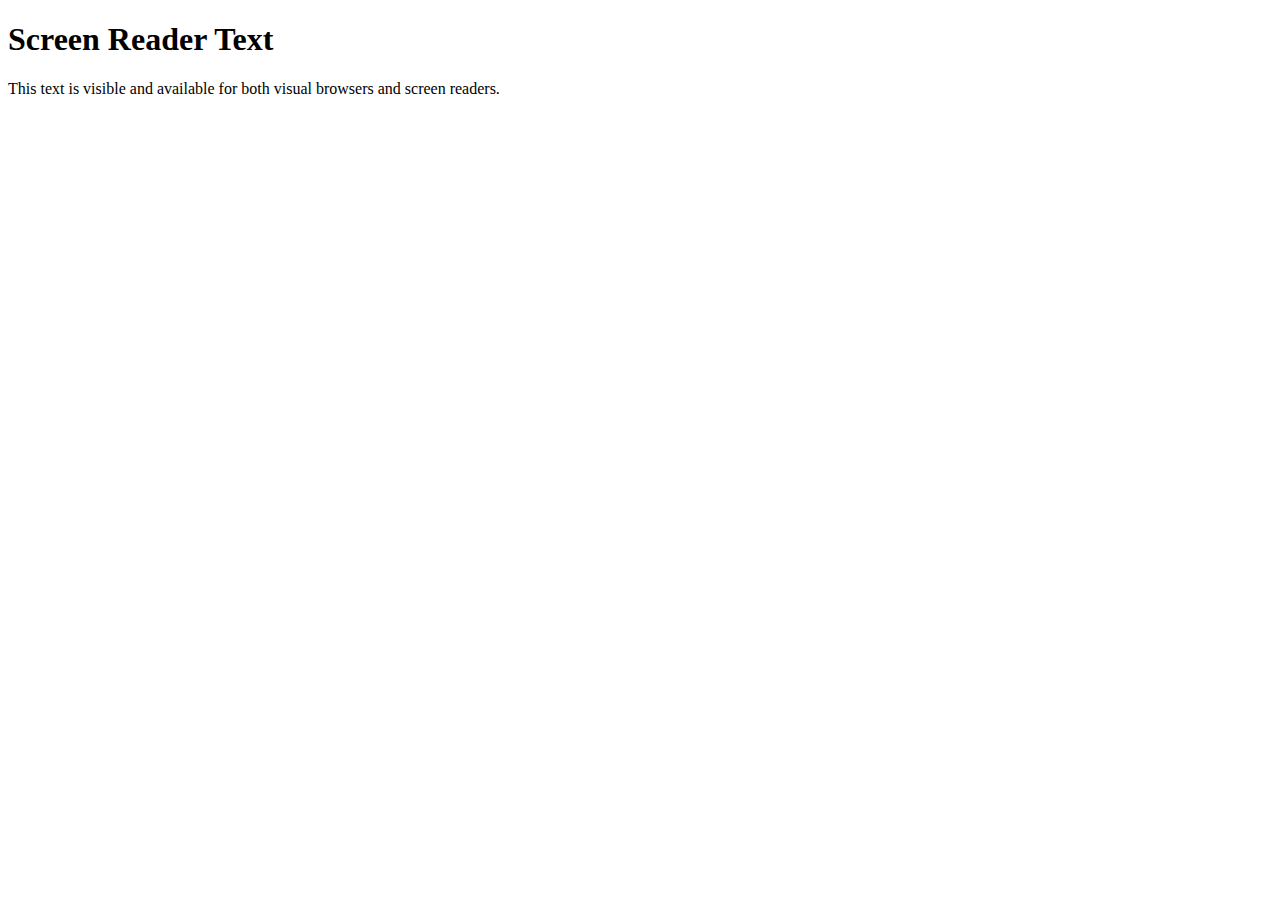
<file: 03_02/index.html>
<!DOCTYPE html>
<html lang="en">
  <head>
    <meta charset="UTF-8" />
    <meta http-equiv="X-UA-Compatible" content="IE=edge" />
    <meta name="viewport" content="width=device-width, initial-scale=1.0" />
    <link href="style.css" rel="stylesheet" />
    <title>Screen reader only text example.</title>
  </head>
  <body>
    <h1>Screen Reader Text</h1>
    <p>
      This text is visible and available for both visual browsers and screen
      readers.
    </p>
    <p class="sr-only">
      This text is not visible in visual browsers, but will be read out by
      screen readers.
    </p>
  </body>
</html>
</file>
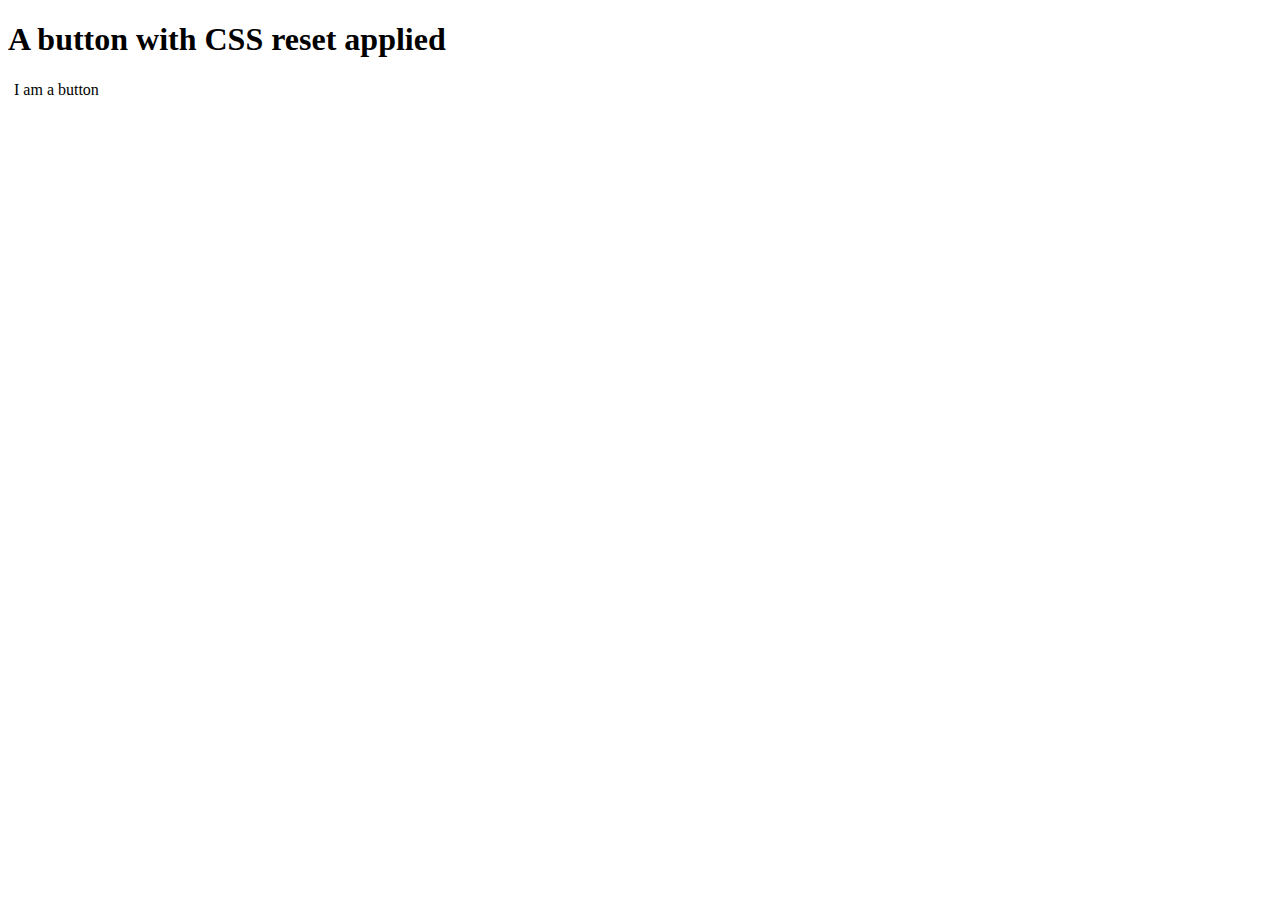
<file: 04_05/index.html>
<!DOCTYPE html>
<html lang="en">
  <head>
    <meta charset="UTF-8" />
    <meta http-equiv="X-UA-Compatible" content="IE=edge" />
    <meta name="viewport" content="width=device-width, initial-scale=1.0" />
    <link href="style.css" rel="stylesheet" />
    <title>Button reset example</title>
  </head>
  <body>
    <h1>A button with CSS reset applied</h1>
    <button>I am a button</button>
  </body>
</html>
</file>
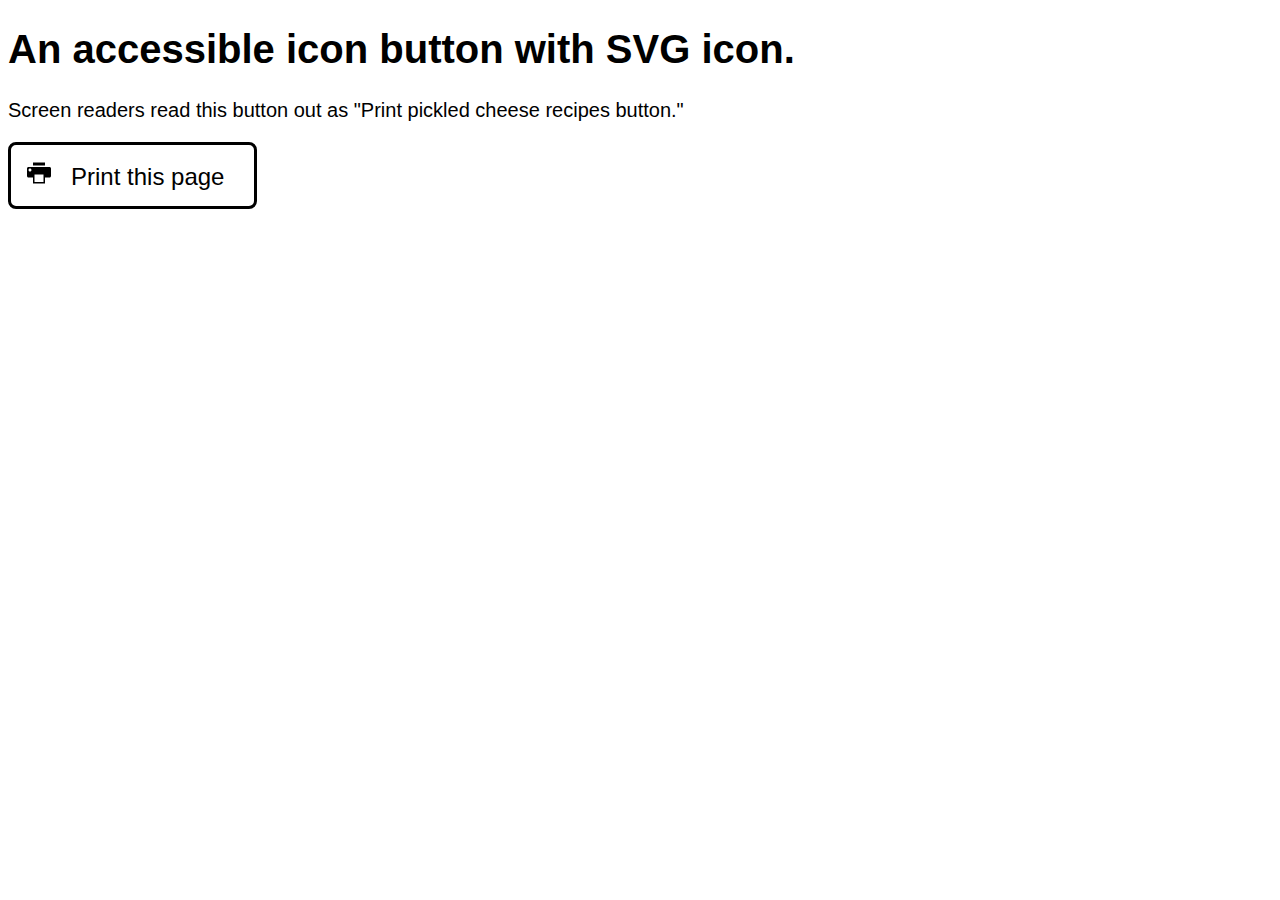
<file: 04_07/index.html>
<!DOCTYPE html>
<html lang="en">
  <head>
    <meta charset="UTF-8" />
    <meta http-equiv="X-UA-Compatible" content="IE=edge" />
    <meta name="viewport" content="width=device-width, initial-scale=1.0" />
    <link href="style.css" rel="stylesheet" />
    <title>Accessible icon button</title>
  </head>
  <body>
    <h1>An accessible icon button with SVG icon.</h1>
    <p>
      Screen readers read this button out as "Print pickled cheese recipes
      button."
    </p>
    <button id="print-button">
      <svg
        class="icon icon-printer"
        id="icon-printer"
        viewBox="0 0 32 32"
        aria-hidden="true"
        focusable="false"
      >
        <path d="M8 2h16v4h-16v-4z"></path>
        <path
          d="M30 8h-28c-1.1 0-2 0.9-2 2v10c0 1.1 0.9 2 2 2h6v8h16v-8h6c1.1 0 2-0.9 2-2v-10c0-1.1-0.9-2-2-2zM4 14c-1.105 0-2-0.895-2-2s0.895-2 2-2 2 0.895 2 2-0.895 2-2 2zM22 28h-12v-10h12v10z"
        ></path>
      </svg>
        Print <span aria-hidden="true"> this page</span>  
      <span class="sr-only">Pickled Cheese Recipes.</span>
    </button>
  </body>
</html>
</file>
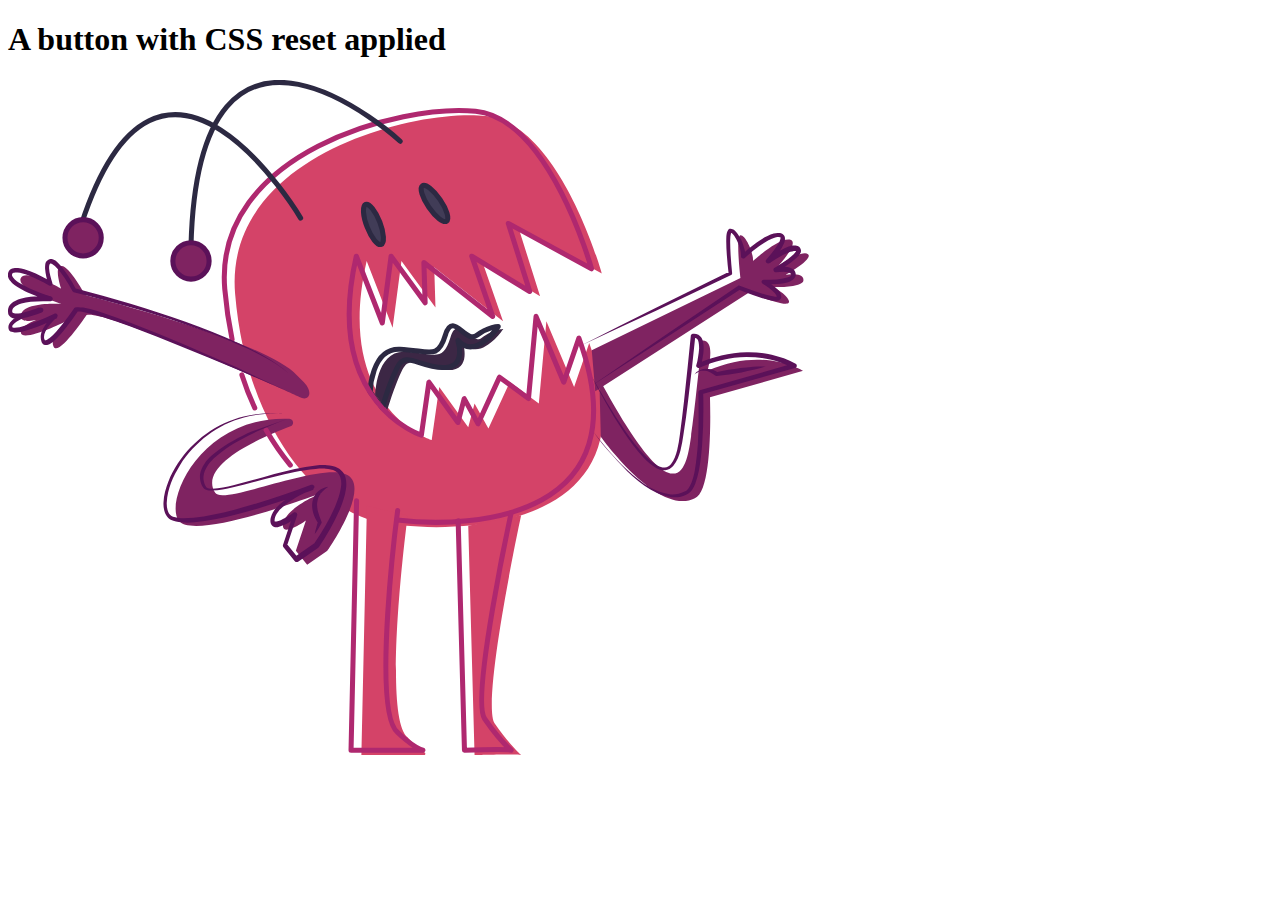
<file: 05_04/index.html>
<!DOCTYPE html>
<html lang="en">
  <head>
    <meta charset="UTF-8" />
    <meta http-equiv="X-UA-Compatible" content="IE=edge" />
    <meta name="viewport" content="width=device-width, initial-scale=1.0" />
    <link href="style.css" rel="stylesheet" />
    <title>Accessible SVG example</title>
  </head>
  <body>
    <h1>A button with CSS reset applied</h1>
    <svg
      role="img"
      aria-labelledby="icontitle icondesc"
      class="monster"
      version="1.0"
      id="Layer_2"
      xmlns="http://www.w3.org/2000/svg"
      x="0"
      y="0"
      viewBox="0 0 317.6 267.8"
      xml:space="preserve"
    >
      <title id="icontitle">Mr. Red</title>
      <desc id="icondesc">
        A red monster with four purple arms screaming, or singing perhaps.
      </desc>
      <style>
        .st0 {
          fill: #d44368;
        }
        .st1 {
          fill: #7f2361;
        }
        .st3 {
          fill: #5b1159;
        }
        .st4,
        .st5,
        .st7,
        .st8 {
          fill: none;
          stroke: #2c2942;
          stroke-width: 2;
          stroke-linecap: round;
          stroke-linejoin: round;
          stroke-miterlimit: 10;
        }
        .st5,
        .st7,
        .st8 {
          stroke: #af286f;
        }
        .st7,
        .st8 {
          fill: #7f2361;
          stroke: #5b1159;
        }
        .st8 {
          fill: #413c57;
          stroke: #2c2942;
        }
      </style>
      <path
        class="st0"
        d="M235.6 76.8s-16.5-59.5-46-62.5-104 16.5-99.5 70.5 33 85.5 56.5 90.5 112.5 7.5 84-71l-6 17.5-11-26.1-3 32.6-11.5-8.5-8.5 18.5-5.5-10-2.5 9.5-11.5-16-3 21s-39.2-12.5-25.8-71l10.3 26.5 3.5-26.5 13.5 18.5-.5-16 27.3 21.4-8.3-23.9 23 14-8.5-27 33 18z"
      />
      <path
        class="st0"
        d="M203.6 267.8c-1.5-.5-18.5 0-18.5 0l-2.5-91 21-4.1s-16 74.6-10.5 82.6 10.5 12.5 10.5 12.5zM158.6 172.8s-10.5 79.6 0 88.1c0 0 3.3 3.9 6.7 5.9.5.3.3 1.1-.3 1.1h-24.8l2.2-99 16.2 3.9z"
      />
      <path
        class="st1"
        d="M235.2 141.5s22.8 31.9 37.3 24.4c7.5-2.5 6-40 6-40l37-10.5s-16-10-38 0c0 0 3.7-12.5-2.2-12 0 0-2.8 28-4.3 38s-4.3 36.9-36.4-22.8l.6 22.9zM111.6 134.4c1.7.1 2.1 2.4.5 3-12.3 4.6-36.8 15.4-29.9 26.4 3 5 40-11.5 51.5-7.5s-7 30.5-7 30.5l-8 5.5-4.5-5.5 4-12s-10.4 7.5-9 1c1.5-6.5 15.7-12.1 15.7-12.1s-51.2 19.6-57.2 11.1c-5.7-7.9 8.9-41.8 43.9-40.4zM115.6 125.8c-4.6-2.3-77-35-84.5-32.5 0 0-11 16.5-13 12.5s5-10.1 5-10.1-17.5 8.6-18 4.6 12-7.1 12-7.1-13 5.4-12 0 16-4.4 16-4.4S3.4 83.3 5 78.8s16.1 4 16.1 4-3-8.5 0-9 9.5 11.5 9.5 11.5 71 17.9 84 31.8l2.1 2.1c4.7 4.2 3.1 8.7-1.1 6.6z"
      />
      <path
        d="M145.7 124.8s.3-17.5 11.8-17 15 4.5 18-5.5 8 3.5 12.5 0 8.5-3.5 8.5-3.5-9 13.5-16 5.5c0 0 3.7 11-6 10.8-9.7-.2-14.7-6.8-18-.2-3.3 6.7-6 16.1-6 16.1l-4.8-6.2z"
        fill="#3c2745"
      />
      <path
        class="st1"
        d="M231.6 107.2l59-28.6s-2-16.8 0-17 5.2 7 5 10.2c0 0 10-9.2 14.5-8.5s-4.5 10.5-4.5 10.5 9.5-6.7 11.8-4.7-8.8 8.2-8.8 8.2 7-1.2 7 2-11.8 2.8-11.8 2.8 6.8 4 6 6.2-15.8-4-15.8-4l-61 39.2-1.4-16.3z"
      />
      <path
        class="st3"
        d="M227.6 105.2c9.7-5 19.5-9.8 29.3-14.7L286.3 76l-.4.8c-.3-2.4-.5-4.9-.7-7.3-.2-2.5-.3-4.9-.2-7.4.1-.6.1-1.3.4-2l.3-.6c.1-.1.2-.3.4-.4.1-.1.2-.1.3-.1h.3c.6 0 1 .3 1.4.5 1.2 1 1.8 2.1 2.4 3.2.6 1.1 1.1 2.3 1.4 3.5.4 1.2.7 2.5.6 3.9l-1.5-.7c1.9-1.7 3.9-3.3 5.9-4.8 2.1-1.5 4.2-2.9 6.9-3.7.7-.2 1.4-.3 2.2-.2.4 0 .8.1 1.3.4.5.3.8.8.9 1.3.2 1-.1 1.7-.3 2.4-.3.7-.6 1.2-.9 1.8-1.4 2.3-3 4.2-4.7 6.1L301 71c1.8-1.3 3.7-2.4 5.6-3.5 1-.5 2-1 3.1-1.4.6-.2 1.1-.4 1.8-.4.6-.1 1.4-.1 2.2.4.4.2.8.8.9 1.4.1.6-.1 1-.3 1.3-.3.7-.7 1.1-1.2 1.5-.8.8-1.7 1.5-2.6 2.2-1.8 1.3-3.6 2.5-5.5 3.6l-.6-1.8c.9-.2 1.8-.2 2.7-.2.9 0 1.9 0 2.9.3.5.1 1 .4 1.5.7.5.4.9 1 1 1.7v.5c0 .2 0 .4-.1.6-.1.4-.3.7-.5.9-.4.5-.9.7-1.4 1-1.8.8-3.6.9-5.4 1.1-1.8.1-3.5.1-5.3.1l.5-1.7c1.9 1.2 3.7 2.4 5.3 4.1.4.4.8.9 1 1.6.1.3.2.7.2 1.2 0 .1 0 .2-.1.3-.1.2-.1.3-.3.5-.2.3-.5.4-.7.5-.8.2-1.4.1-2 .1-.6-.1-1.1-.2-1.7-.3-2.2-.5-4.2-1.2-6.2-1.9s-4-1.5-6-2.3l.8-.1-29.7 19.4L246 112l-14.9 9.6 14.6-10 14.6-10 29.3-19.9c.2-.2.5-.2.7-.1 2 .8 4 1.5 6 2.2 2 .7 4 1.3 6.1 1.8l1.5.3c.5.1 1 .1 1.2 0l-.1.1c0-.1 0-.2-.1-.4-.1-.3-.4-.7-.7-1.1-1.3-1.4-3.1-2.7-4.8-3.7-.4-.3-.6-.8-.3-1.2.2-.3.5-.4.8-.4 1.7 0 3.4 0 5.1-.1 1.7-.1 3.4-.4 4.8-.9.3-.1.6-.3.8-.5.1-.1.1-.1.1-.2V77.2c0-.2-.1-.3-.3-.5-.2-.2-.5-.3-.8-.4-1.4-.4-3.2-.2-4.8 0-.5.1-1-.3-1.1-.8-.1-.4.1-.8.5-1 1.8-1.1 3.6-2.2 5.3-3.5.8-.6 1.7-1.3 2.3-2 .3-.3.6-.7.8-1 .1-.1.1-.3.1-.2 0 .1.1.1 0 .1-.1-.1-.5-.1-.9-.1-.4.1-.9.2-1.4.3-.9.3-1.9.8-2.8 1.2-1.9 1-3.7 2.1-5.4 3.3-.4.3-1 .2-1.4-.2-.3-.4-.2-.9.1-1.2 1.6-1.8 3.2-3.8 4.5-5.8.3-.5.6-1 .8-1.5.2-.5.3-1 .3-1.3 0-.1 0-.1-.1-.2-.1 0-.3-.1-.5-.1-.4 0-1 0-1.5.2-2.2.6-4.3 2-6.3 3.4s-3.9 3-5.8 4.7c-.4.3-.9.3-1.3-.1-.2-.2-.2-.4-.2-.7.1-1-.2-2.2-.5-3.3-.3-1.1-.8-2.2-1.3-3.2s-1.2-2.1-1.9-2.6c-.2-.1-.3-.2-.3-.2h.1c.1 0 .1-.1.1-.1s0 .1-.1.2c-.1.4-.2 1-.3 1.6-.2 2.3 0 4.8.1 7.2.1 2.4.4 4.8.6 7.3 0 .3-.1.6-.4.7l-29.6 14c-9.9 4.5-19.8 9.2-29.7 13.8z"
      />
      <path
        class="st3"
        d="M232.2 139.5c2.3 3.1 4.8 6.1 7.4 9 2.6 2.9 5.3 5.7 8.3 8.2 2.9 2.5 6.1 4.8 9.6 6.3 1.8.7 3.6 1.3 5.5 1.4 1.9.1 3.7-.2 5.4-1.1h.1c.6-.2 1.2-.8 1.6-1.4.4-.7.8-1.4 1.1-2.2.6-1.6 1-3.2 1.3-4.9.6-3.4.9-6.8 1.2-10.2.2-3.4.3-6.9.3-10.3 0-3.4 0-6.9-.1-10.3 0-.4.3-.8.6-.9l37-10.6-.2 1.7c-2.7-1.5-5.8-2.6-8.9-3.3-3.1-.7-6.3-1-9.5-1s-6.4.4-9.5 1.2c-3.1.7-6.2 1.8-9.1 3.1-.5.2-1 0-1.2-.5-.1-.2-.1-.4 0-.6.3-1.1.6-2.2.7-3.3.2-1.1.3-2.2.4-3.3 0-1.1-.1-2.2-.4-3.1-.4-.9-.9-1.2-1.9-1.1l.8-.8c-.9 8.7-1.8 17.3-2.9 26-.5 4.3-1.1 8.7-1.8 13-.3 2.2-.7 4.3-1.2 6.5-.6 2.1-1.3 4.3-2.9 6.1-.8.9-2 1.6-3.2 1.7-1.3.1-2.4-.3-3.4-.8-2-1.1-3.7-2.6-5.2-4.2-3-3.2-5.6-6.8-8-10.4-4.8-7.3-9-14.9-13-22.7 4.3 7.6 8.7 15.1 13.6 22.3 2.5 3.6 5.1 7 8.1 10.1 1.5 1.5 3.1 3 5 3.9.9.4 1.9.8 2.8.7.9-.1 1.8-.6 2.4-1.3 1.3-1.5 2-3.6 2.5-5.6.5-2.1.8-4.2 1.1-6.4.6-4.3 1.1-8.6 1.6-12.9.9-8.7 1.9-17.3 2.7-26 0-.4.4-.8.8-.8.7-.1 1.5 0 2.2.4.7.4 1.2 1.1 1.5 1.7.5 1.3.6 2.6.6 3.8 0 1.2-.2 2.4-.4 3.6-.2 1.2-.5 2.3-.8 3.5l-1.3-1.1c3-1.4 6.2-2.5 9.5-3.3 3.3-.8 6.6-1.2 10-1.3 3.4-.1 6.7.3 10 1 3.3.8 6.4 1.8 9.5 3.6.5.3.6.8.3 1.3-.1.2-.3.4-.6.4l-37 10.4.6-.9c.2 7 .1 13.9-.4 20.8-.3 3.5-.6 6.9-1.3 10.4-.4 1.7-.8 3.4-1.4 5.1-.3.8-.7 1.7-1.2 2.4-.5.8-1.2 1.5-2.3 1.9h.1c-1.8.9-3.9 1.3-6 1.1-2-.2-4-.8-5.8-1.6-3.6-1.7-6.8-4.1-9.7-6.7-2.9-2.6-5.6-5.5-8.1-8.4-2.9-3-5.3-6.1-7.5-9.3z"
      />
      <path
        class="st4"
        d="M143.7 123.8s.3-17.5 11.8-17 15 4.5 18-5.5 8 3.5 12.5 0 8.5-3.5 8.5-3.5-9 13.5-16 5.5c0 0 3.7 11-6 10.8-9.7-.2-14.7-6.8-18-.2-3.3 6.7-6 16.1-6 16.1l-4.8-6.2z"
      />
      <path
        class="st5"
        d="M154.3 174.6c30.7 3.6 98.2-.7 72.2-72.2l-6 17.5-11-26.1-3 32.6-11.5-8.5-8.5 18.5-5.5-10-2.5 9.5-11.5-16-3 21s-39.2-12.5-25.8-71l10.3 26.5 3.5-26.5 13.5 18.5-.5-16 27.3 21.4-8.3-23.9 23 14-8.5-27 33 18s-16.5-59.5-46-62.5S81.5 28.9 86 82.9c.6 7 1.6 13.7 2.9 20M102.4 138.9c3 5.2 6.2 9.8 9.6 13.9M92.8 117c1.5 4.7 3.2 9 5.1 13.1"
      />
      <path
        class="st5"
        d="M199.6 171.8s-16 73.6-10.5 81.6 10.5 12.5 10.5 12.5c-1.5-.5-18.5 0-18.5 0l-2.5-91M154.6 170.8s-10.5 79.6 0 88.1c0 0 5.8 5.7 10 7h-28.5l2.2-99"
      />
      <path
        class="st3"
        d="M111 134.4c-5.3 2-10.4 4.1-15.5 6.6-5 2.5-9.9 5.4-13.9 9.2-1 1-1.9 2-2.6 3.1-.7 1.1-1.3 2.4-1.4 3.7-.2 1.3.1 2.6.6 3.8.2.3.3.6.5.8.1.2.3.3.6.4.6.2 1.2.2 1.9.2 2.7-.1 5.5-.8 8.2-1.4 2.7-.7 5.4-1.4 8.1-2.2 5.4-1.5 10.8-3.1 16.3-4.3 2.8-.6 5.6-1.1 8.4-1.4 1.4-.1 2.9-.2 4.3-.1 1.5.1 3 .3 4.4 1.1.4.2.7.4 1 .7l.9.9c.5.7.9 1.4 1.1 2.2.4 1.5.4 3.1.2 4.5-.4 2.9-1.4 5.7-2.5 8.3-2.3 5.2-5.1 10.1-8.3 14.9-.1.1-.1.2-.2.2l-8 5.5c-.4.3-1 .2-1.3-.2l-4.5-5.5c-.2-.3-.3-.6-.2-.9l4-12 1.5 1.1c-1.2.8-2.3 1.5-3.5 2.2-1.3.6-2.5 1.3-4.1 1.6-.4 0-.9.1-1.4-.1-.5-.1-1.1-.6-1.3-1.2-.2-.5-.2-1-.2-1.4 0-.4.1-.8.2-1.2.4-1.6 1.3-2.8 2.2-3.9 2-2.1 4.3-3.7 6.6-5.1 2.4-1.4 4.8-2.6 7.4-3.6l.7 1.7c-10.2 3.8-20.5 7.2-31.1 9.9-5.3 1.3-10.6 2.5-16.1 3-1.4.1-2.8.2-4.2.1-1.4-.1-2.8-.2-4.2-.7-.7-.2-1.4-.6-2-1.1-.6-.6-1-1.3-1.3-2-.5-1.4-.7-2.9-.6-4.3.1-2.8.9-5.5 1.9-8.1 1-2.6 2.3-5 3.8-7.3 3-4.6 6.8-8.6 11.3-11.8 2.2-1.6 4.6-3 7.1-4.1 2.5-1.1 5.1-2.1 7.7-2.7 5.3-1.3 10.8-1.6 16.2-1.1-5.4-.3-10.9.1-16.1 1.5-5.2 1.4-10.1 3.8-14.4 7-2.2 1.6-4.1 3.4-6 5.4-1.8 2-3.5 4.1-4.9 6.4-1.4 2.3-2.7 4.7-3.6 7.1-.9 2.5-1.6 5.1-1.7 7.7-.1 1.3.1 2.6.5 3.7.2.6.5 1.1.9 1.4.4.4.9.6 1.5.8 1.2.4 2.5.5 3.8.5 1.3 0 2.6-.1 4-.2 5.3-.6 10.6-1.8 15.8-3.1 10.4-2.8 20.7-6.2 30.8-10 .5-.2 1 .1 1.2.5.2.5-.1 1-.5 1.2-2.4 1-4.8 2.2-7.1 3.5-2.3 1.4-4.4 2.9-6.2 4.8-.8 1-1.5 2-1.8 3.1-.1.5-.2 1.2-.1 1.4.1.1 0 .1.1.1h.6c1.1-.2 2.3-.8 3.4-1.4 1.1-.6 2.3-1.3 3.3-2.1.5-.3 1.1-.2 1.4.2.2.3.2.6.1.9l-4 12-.2-.9 4.5 5.5-1.3-.2 8-5.5-.2.2c3.1-4.6 6-9.4 8.2-14.5 1.1-2.5 2-5.2 2.4-7.8.2-1.3.2-2.6-.2-3.8-.3-1.2-1-2.1-2.1-2.7-1-.6-2.4-.8-3.7-.9-1.3-.1-2.7 0-4.1.1-2.7.2-5.5.7-8.2 1.2-5.5 1.1-10.9 2.6-16.3 4-2.7.7-5.4 1.4-8.2 2.1-2.8.6-5.5 1.3-8.4 1.3-.7 0-1.5 0-2.3-.3-.4-.1-.8-.4-1.1-.8-.3-.4-.4-.7-.6-1-.6-1.3-.9-2.9-.7-4.4.2-1.5.9-2.9 1.7-4.1.8-1.2 1.8-2.3 2.8-3.2 4.2-3.8 9.3-6.5 14.3-9 5.4-1.9 10.7-3.9 16-5.7zM111.6 123.8l-20.9-9c-7-3-14-5.8-21-8.7-7-2.9-14-5.6-21.1-8.3-3.5-1.3-7.1-2.6-10.7-3.7-1.8-.6-3.6-1.1-5.4-1.5l-2.7-.6c-.9-.1-1.9-.2-2.4-.1l.4-.3c-1.5 2.2-3 4.3-4.6 6.4-1.6 2.1-3.3 4.1-5.4 5.9-.6.4-1.1.9-1.9 1.1-.4.1-1 .2-1.6 0-.6-.3-.9-.8-1-1.2-.6-1.6-.3-3.2.3-4.5.6-1.3 1.4-2.4 2.2-3.5.9-1.1 1.8-2 2.8-2.9l1 1.5c-2.6 1.3-5.2 2.4-7.9 3.5-1.3.5-2.7 1-4.1 1.4-1.4.4-2.8.8-4.4.9-.4 0-.9 0-1.3-.2-.7 0-1.3-.3-1.6-1-.4-1.2.1-2.2.6-2.9C2 94.7 3.3 94 4.6 93.3c2.7-1.3 5.4-2.2 8.2-3 .5-.1 1 .2 1.2.7.1.5-.1 1-.6 1.2-2.5 1-5 1.8-7.8 2.3-.7.1-1.4.2-2.1.2-.7 0-1.6-.1-2.4-.6-.4-.3-.8-.8-1-1.3 0-.4-.1-.6-.1-.9v-.7c.1-.9.5-1.7 1.1-2.3 1.2-1.2 2.6-1.7 3.9-2.1 1.3-.4 2.7-.6 4-.8 2.7-.3 5.4-.3 8.1-.2l-.4 1.9c-3-1-6-2.1-8.9-3.4-1.4-.7-2.9-1.4-4.2-2.3-.7-.5-1.4-.9-2-1.5C1 79.9.3 79.2 0 78.1c-.3-1.1.2-2.5 1.2-3.1 1-.5 2-.5 2.8-.4 1.7.2 3.3.7 4.8 1.3 3 1.2 5.8 2.6 8.6 4.2l-1.3 1.1c-.7-2.1-1.2-4.1-1.4-6.4 0-.6 0-1.2.1-1.8.1-.6.5-1.4 1.4-1.8.2-.1.4-.1.6-.2h.6c.4.1.7.2 1 .4.6.3 1 .7 1.4 1.1 1.6 1.6 2.8 3.3 4 5.1C25 79.4 26 81.2 27 83l-.5-.4c7.4 1.9 14.8 4 22.1 6.2 7.3 2.2 14.6 4.6 21.8 7.1 7.2 2.6 14.3 5.4 21.3 8.6 3.5 1.6 6.9 3.3 10.2 5.2 3.3 1.9 6.5 4.1 9.4 6.6-2.9-2.5-6.2-4.5-9.5-6.3-3.3-1.9-6.8-3.5-10.3-5-7-3.1-14.2-5.7-21.4-8.1-7.2-2.5-14.5-4.7-21.9-6.8-7.3-2.1-14.7-4.1-22.1-5.9-.2-.1-.4-.2-.5-.4-1-1.8-2.1-3.6-3.2-5.3-1.1-1.7-2.4-3.4-3.8-4.7-.4-.3-.7-.6-1.1-.8-.2-.1-.3-.2-.5-.2h-.1-.1c-.1 0-.3.3-.4.6-.1.4-.1.8-.1 1.3.1 1.9.7 3.9 1.3 5.8.2.5-.1 1-.6 1.1-.2.1-.5 0-.7-.1-2.7-1.5-5.5-2.9-8.3-4-1.4-.5-2.9-1-4.3-1.1-.7-.1-1.4 0-1.7.2-.3.2-.5.6-.4 1 .1.4.5 1 1.1 1.5.5.5 1.1.9 1.7 1.3 1.3.8 2.6 1.5 4 2.2 2.8 1.3 5.7 2.4 8.7 3.3.5.2.8.7.6 1.2-.1.4-.5.7-1 .7-2.5-.1-5.2-.1-7.7.2-1.3.1-2.5.4-3.7.7-1.2.3-2.3.9-3 1.6-.7.6-.8 1.9-.4 2 .2.2.8.3 1.3.3.6 0 1.2 0 1.8-.1 2.5-.4 5-1.2 7.3-2.2l.6 1.8c-2.7.7-5.4 1.6-7.8 2.8-1.2.6-2.4 1.3-3.1 2.2-.2.2-.3.4-.3.6v.4l.2.1c.2.1.5.1.8.1 1.2 0 2.6-.4 3.9-.8 1.3-.4 2.7-.9 4-1.4 2.6-1 5.2-2.2 7.8-3.4.4-.2 1 0 1.2.4.2.4.1.8-.2 1-1.8 1.7-3.6 3.6-4.6 5.8-.5 1.1-.7 2.2-.3 3.1.1.3.2.3.2.3h.3c.4-.1.9-.5 1.4-.8 1.9-1.5 3.6-3.6 5.2-5.6 1.6-2 3.1-4.1 4.6-6.2v-.1c.1-.1.2-.2.4-.3 1.3-.3 2.2-.1 3.2 0 1 .2 1.9.4 2.8.6 1.9.5 3.7 1 5.5 1.6 3.6 1.2 7.2 2.5 10.7 3.9 7.1 2.7 14.1 5.6 21.1 8.5 7 3 13.9 6 20.8 9.1 7.2 3.5 14 6.6 20.9 9.8z"
      />
      <path
        class="st4"
        d="M116.1 54.8s-55.5-94-87 2.5M155.6 24.3s-80-74-83 41.5"
      />
      <path
        class="st3"
        d="M127.1 161.4c-1.2.8-2.3 1.7-3 2.7-.8 1-1.2 2.2-1.4 3.4-.2 1.2 0 2.5.3 3.8l.6 1.9c.3.6.5 1.3.7 1.9l.1.2c.1.2 0 .3 0 .5-.4.8-.8 1.5-1.3 2.2-.4.7-.9 1.4-1.4 2.1.1-.9.4-1.7.6-2.5.2-.8.5-1.6.7-2.4v.6c-.4-.6-.7-1.3-1.1-1.9-.3-.7-.6-1.4-.8-2.1-.4-1.5-.6-3-.3-4.6.2-.8.4-1.5.8-2.2.4-.7.9-1.3 1.5-1.8 1.2-1 2.6-1.7 4-1.8zM272.3 116.8c1-1.3 2.7-2.1 4.4-2.2.9 0 1.8.1 2.6.3.4.1.8.3 1.2.5.4.2.8.4 1.1.7l-.7-.2c1.6-.3 3.2-.6 4.9-.9 1.6-.2 3.3-.5 4.9-.7 1.6-.2 3.3-.3 4.9-.5 1.7-.1 3.3-.2 5-.1-1.6.5-3.2 1-4.8 1.3-1.6.4-3.2.7-4.8 1-1.6.3-3.3.6-4.9.8-1.6.2-3.3.5-4.9.6-.2 0-.4 0-.6-.2-.6-.4-1.2-.8-1.9-1.2-.7-.3-1.4-.5-2.1-.6-.7-.1-1.5 0-2.2.1-.6.6-1.4.9-2.1 1.3z"
      />
      <circle class="st7" cx="29.8" cy="62.6" r="7.2" />
      <circle class="st7" cx="72.6" cy="71.8" r="7.2" />
      <ellipse
        transform="rotate(-21.192 145.007 57.346)"
        class="st8"
        cx="145"
        cy="57.3"
        rx="2.7"
        ry="8.5"
      />
      <ellipse
        transform="rotate(-34.386 169.157 48.972)"
        class="st8"
        cx="169.2"
        cy="49"
        rx="2.7"
        ry="8.5"
      />
    </svg>
  </body>
</html>
</file>
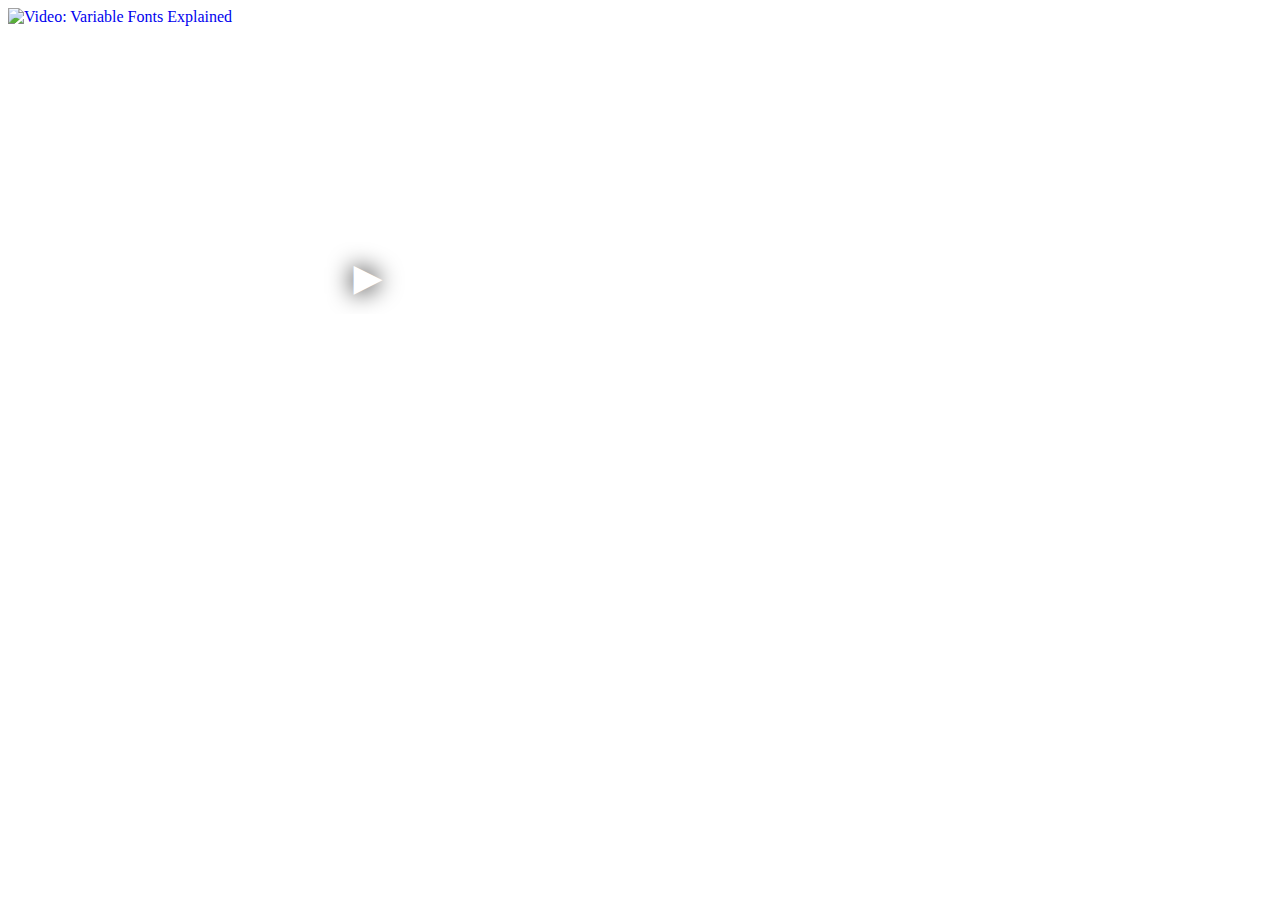
<file: 05_05/index.html>
<!DOCTYPE html>
<html lang="en">
  <head>
    <meta charset="UTF-8" />
    <meta http-equiv="X-UA-Compatible" content="IE=edge" />
    <meta name="viewport" content="width=device-width, initial-scale=1.0" />
    <link href="style.css" rel="stylesheet" />
    <title>Improved accessible video embed</title>
  </head>
  <body>
    <main>
      <iframe
        width="720"
        height="540"
        src="https://www.youtube.com/embed/Buw4vOXcr_4"
        srcdoc="
          <style>*{padding:0;margin:0;overflow:hidden}html,body{height:100%}img,span{position:absolute;width:100%;top:0;bottom:0;margin:auto}span{height:1.5em;text-align:center;font:48px/1.5 sans-serif;color:white;text-shadow:0 0 0.5em black}</style>
          <a href=https://www.youtube.com/embed/Buw4vOXcr_4?autoplay=1>
            <img 
              src=https://img.youtube.com/vi/Buw4vOXcr_4/hqdefault.jpg 
              alt='Video: Variable Fonts Explained'>
            <span>&#x25BA;</span>
          </a>"
        frameborder="0"
        allow="accelerometer; autoplay; encrypted-media; gyroscope; picture-in-picture"
        allowfullscreen
        title="Variable Fonts Explained"
        loading="lazy"
      ></iframe>
    </main>
  </body>
</html>
</file>
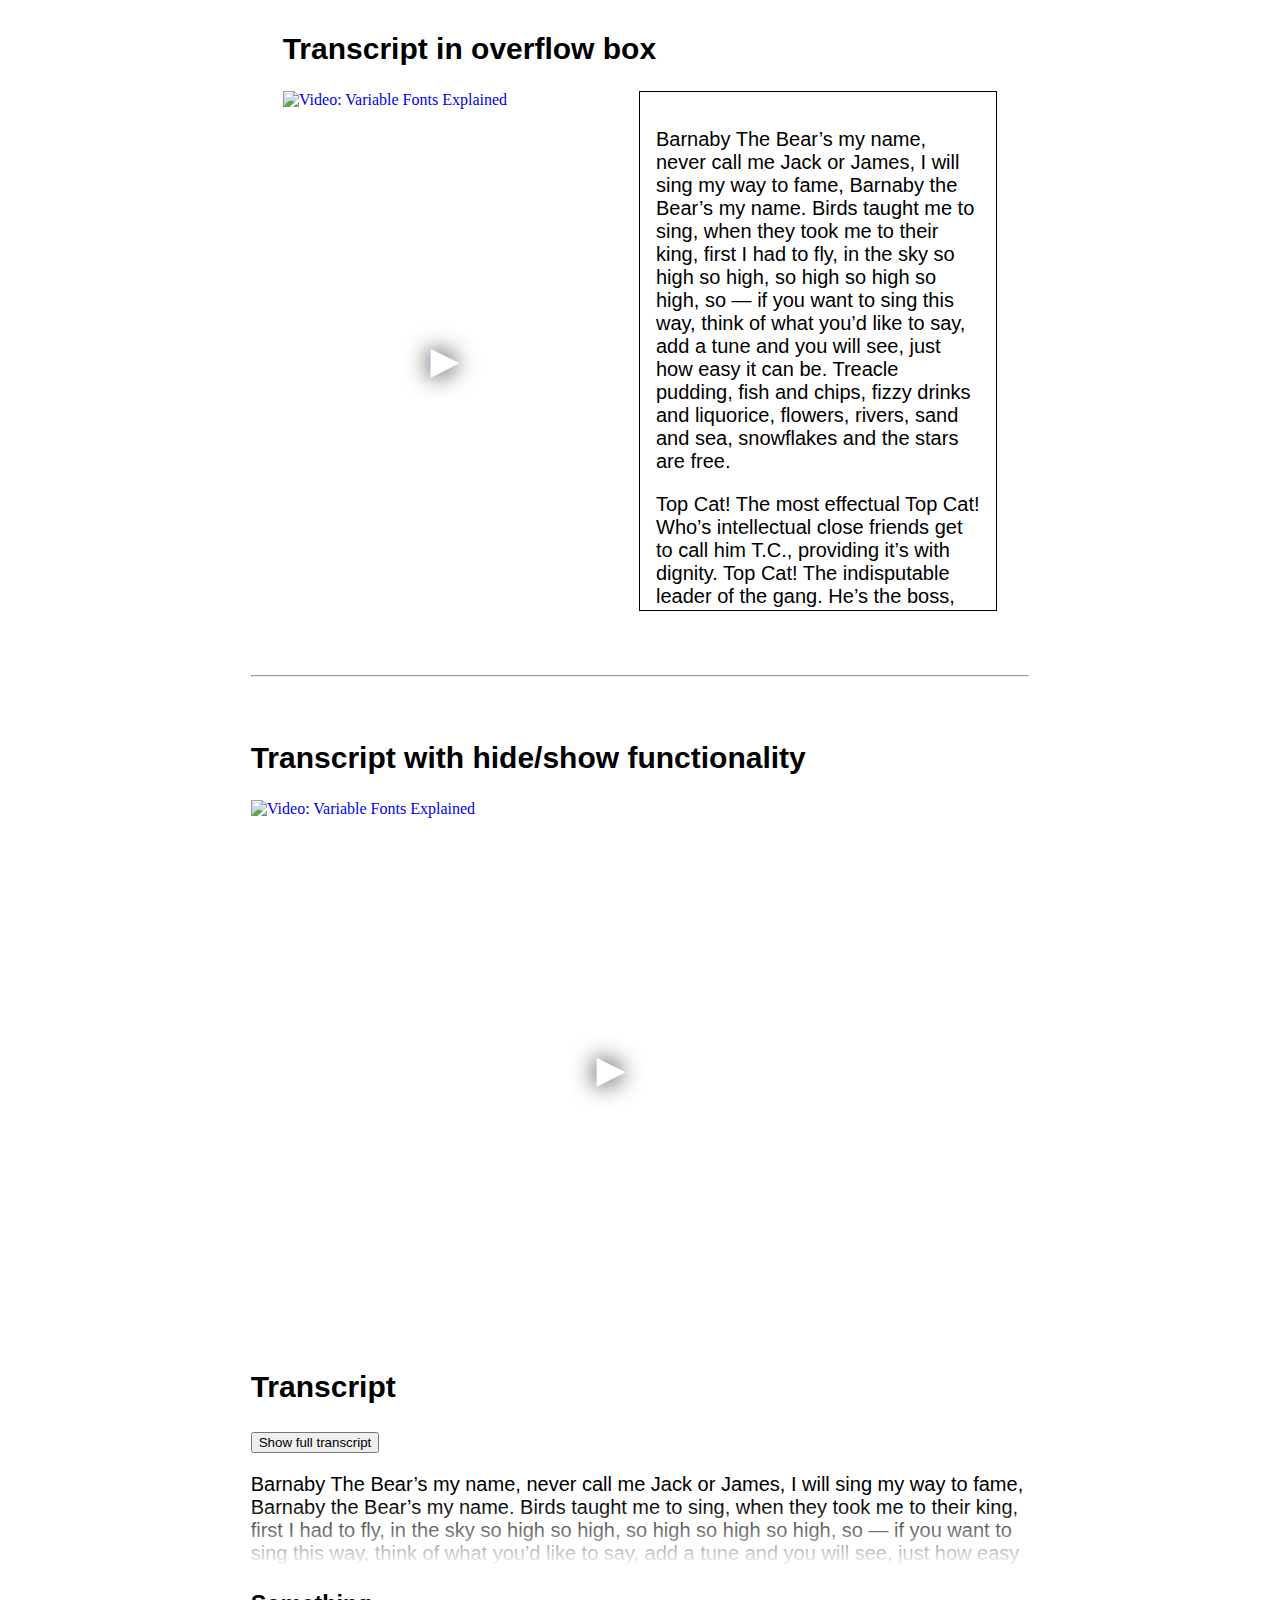
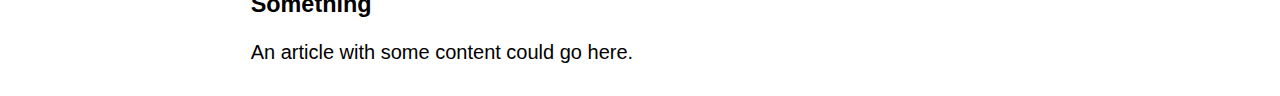
<file: 05_06/index.html>
<!DOCTYPE html>
<html lang="en">
  <head>
    <meta charset="UTF-8" />
    <meta http-equiv="X-UA-Compatible" content="IE=edge" />
    <meta name="viewport" content="width=device-width, initial-scale=1.0" />
    <link href="style.css" rel="stylesheet" />
    <script src="script.js" defer></script>
    <title>Two alternative transcript options</title>
  </head>
  <body>
    <main>
      <section class='side-by-side'>
        <h2>Transcript in overflow box</h2>
        <div class="video">
      <iframe
        width="720"
        height="540"
        src="https://www.youtube.com/embed/Buw4vOXcr_4"
        srcdoc="
          <style>*{padding:0;margin:0;overflow:hidden}html,body{height:100%}img,span{position:absolute;width:100%;top:0;bottom:0;margin:auto}span{height:1.5em;text-align:center;font:48px/1.5 sans-serif;color:white;text-shadow:0 0 0.5em black}</style>
          <a href=https://www.youtube.com/embed/Buw4vOXcr_4?autoplay=1>
            <img 
              src=https://img.youtube.com/vi/Buw4vOXcr_4/hqdefault.jpg 
              alt='Video: Variable Fonts Explained'>
            <span>&#x25BA;</span>
          </a>"
        frameborder="0"
        allow="accelerometer; autoplay; encrypted-media; gyroscope; picture-in-picture"
        allowfullscreen
        title="Variable Fonts Explained"
        loading="lazy"
      ></iframe>
      <aside class="transcript">
        <h3 class="sr-only">Video transcript</h3>
        <a href="#ex2" class="sr-only">Skip transcript.</a>
        <p>
          Barnaby The Bear’s my name, never call me Jack or James, I will sing
          my way to fame, Barnaby the Bear’s my name. Birds taught me to sing,
          when they took me to their king, first I had to fly, in the sky so
          high so high, so high so high so high, so — if you want to sing this
          way, think of what you’d like to say, add a tune and you will see,
          just how easy it can be. Treacle pudding, fish and chips, fizzy drinks
          and liquorice, flowers, rivers, sand and sea, snowflakes and the stars
          are free.
        </p>
        <p>
          Top Cat! The most effectual Top Cat! Who’s intellectual close friends
          get to call him T.C., providing it’s with dignity. Top Cat! The
          indisputable leader of the gang. He’s the boss, he’s a pip, he’s the
          championship. He’s the most tip top, Top Cat.
        </p>
        <p>
          There’s a voice that keeps on calling me. Down the road, that’s where
          I’ll always be. Every stop I make, I make a new friend. Can’t stay for
          long, just turn around and I’m gone again. Maybe tomorrow, I’ll want
          to settle down, Until tomorrow, I’ll just keep moving on.
        </p>
        <p>
          Thundercats are on the move, Thundercats are loose. Feel the magic,
          hear the roar, Thundercats are loose. Thunder, thunder, thunder,
          Thundercats! Thunder, thunder, thunder, Thundercats! Thunder, thunder,
          thunder, Thundercats! Thunder, thunder, thunder, Thundercats!
          Thundercats!
        </p>
        <p>
          Ulysses, Ulysses — Soaring through all the galaxies. In search of
          Earth, flying in to the night. Ulysses, Ulysses — Fighting evil and
          tyranny, with all his power, and with all of his might. Ulysses —
          no-one else can do the things you do. Ulysses — like a bolt of thunder
          from the blue. Ulysses — always fighting all the evil forces bringing
          peace and justice to all.
        </p>
        <p>
          Barnaby The Bear’s my name, never call me Jack or James, I will sing
          my way to fame, Barnaby the Bear’s my name. Birds taught me to sing,
          when they took me to their king, first I had to fly, in the sky so
          high so high, so high so high so high, so — if you want to sing this
          way, think of what you’d like to say, add a tune and you will see,
          just how easy it can be. Treacle pudding, fish and chips, fizzy drinks
          and liquorice, flowers, rivers, sand and sea, snowflakes and the stars
          are free.
        </p>
        <p>
          Top Cat! The most effectual Top Cat! Who’s intellectual close friends
          get to call him T.C., providing it’s with dignity. Top Cat! The
          indisputable leader of the gang. He’s the boss, he’s a pip, he’s the
          championship. He’s the most tip top, Top Cat.
        </p>
        <p>
          There’s a voice that keeps on calling me. Down the road, that’s where
          I’ll always be. Every stop I make, I make a new friend. Can’t stay for
          long, just turn around and I’m gone again. Maybe tomorrow, I’ll want
          to settle down, Until tomorrow, I’ll just keep moving on.
        </p>
        <p>
          Thundercats are on the move, Thundercats are loose. Feel the magic,
          hear the roar, Thundercats are loose. Thunder, thunder, thunder,
          Thundercats! Thunder, thunder, thunder, Thundercats! Thunder, thunder,
          thunder, Thundercats! Thunder, thunder, thunder, Thundercats!
          Thundercats!
        </p>
        <p>
          Ulysses, Ulysses — Soaring through all the galaxies. In search of
          Earth, flying in to the night. Ulysses, Ulysses — Fighting evil and
          tyranny, with all his power, and with all of his might. Ulysses —
          no-one else can do the things you do. Ulysses — like a bolt of thunder
          from the blue. Ulysses — always fighting all the evil forces bringing
          peace and justice to all.
        </p>
        <p>
          Barnaby The Bear’s my name, never call me Jack or James, I will sing
          my way to fame, Barnaby the Bear’s my name. Birds taught me to sing,
          when they took me to their king, first I had to fly, in the sky so
          high so high, so high so high so high, so — if you want to sing this
          way, think of what you’d like to say, add a tune and you will see,
          just how easy it can be. Treacle pudding, fish and chips, fizzy drinks
          and liquorice, flowers, rivers, sand and sea, snowflakes and the stars
          are free.
        </p>
        <p>
          Top Cat! The most effectual Top Cat! Who’s intellectual close friends
          get to call him T.C., providing it’s with dignity. Top Cat! The
          indisputable leader of the gang. He’s the boss, he’s a pip, he’s the
          championship. He’s the most tip top, Top Cat.
        </p>
        <p>
          There’s a voice that keeps on calling me. Down the road, that’s where
          I’ll always be. Every stop I make, I make a new friend. Can’t stay for
          long, just turn around and I’m gone again. Maybe tomorrow, I’ll want
          to settle down, Until tomorrow, I’ll just keep moving on.
        </p>
        <p>
          Thundercats are on the move, Thundercats are loose. Feel the magic,
          hear the roar, Thundercats are loose. Thunder, thunder, thunder,
          Thundercats! Thunder, thunder, thunder, Thundercats! Thunder, thunder,
          thunder, Thundercats! Thunder, thunder, thunder, Thundercats!
          Thundercats!
        </p>
        <p>
          Ulysses, Ulysses — Soaring through all the galaxies. In search of
          Earth, flying in to the night. Ulysses, Ulysses — Fighting evil and
          tyranny, with all his power, and with all of his might. Ulysses —
          no-one else can do the things you do. Ulysses — like a bolt of thunder
          from the blue. Ulysses — always fighting all the evil forces bringing
          peace and justice to all.
        </p>
      </aside>
    </div>
    </section>
    <hr>
    <section id="ex2" class="hide-show">
      <h2>Transcript with hide/show functionality</h2>
      <iframe
      width="720"
      height="540"
      src="https://www.youtube.com/embed/Buw4vOXcr_4"
      srcdoc="
        <style>*{padding:0;margin:0;overflow:hidden}html,body{height:100%}img,span{position:absolute;width:100%;top:0;bottom:0;margin:auto}span{height:1.5em;text-align:center;font:48px/1.5 sans-serif;color:white;text-shadow:0 0 0.5em black}</style>
        <a href=https://www.youtube.com/embed/Buw4vOXcr_4?autoplay=1>
          <img 
            src=https://img.youtube.com/vi/Buw4vOXcr_4/hqdefault.jpg 
            alt='Video: Variable Fonts Explained'>
          <span>&#x25BA;</span>
        </a>"
      frameborder="0"
      allow="accelerometer; autoplay; encrypted-media; gyroscope; picture-in-picture"
      allowfullscreen
      title="Variable Fonts Explained"
      loading="lazy"
    ></iframe>
      <aside class="transcript" id="collapser">
        <header class="transcript__head">
          <h2>Transcript</h2>
        <a href="#article-body" class="sr-only">Skip transcript.</a>
          <button id="transcript-toggle">Show full transcript</button>
        </header>
        
        <p>
          Barnaby The Bear’s my name, never call me Jack or James, I will sing
          my way to fame, Barnaby the Bear’s my name. Birds taught me to sing,
          when they took me to their king, first I had to fly, in the sky so
          high so high, so high so high so high, so — if you want to sing this
          way, think of what you’d like to say, add a tune and you will see,
          just how easy it can be. Treacle pudding, fish and chips, fizzy drinks
          and liquorice, flowers, rivers, sand and sea, snowflakes and the stars
          are free.
        </p>
        <p>
          Top Cat! The most effectual Top Cat! Who’s intellectual close friends
          get to call him T.C., providing it’s with dignity. Top Cat! The
          indisputable leader of the gang. He’s the boss, he’s a pip, he’s the
          championship. He’s the most tip top, Top Cat.
        </p>
        <p>
          There’s a voice that keeps on calling me. Down the road, that’s where
          I’ll always be. Every stop I make, I make a new friend. Can’t stay for
          long, just turn around and I’m gone again. Maybe tomorrow, I’ll want
          to settle down, Until tomorrow, I’ll just keep moving on.
        </p>
        <p>
          Thundercats are on the move, Thundercats are loose. Feel the magic,
          hear the roar, Thundercats are loose. Thunder, thunder, thunder,
          Thundercats! Thunder, thunder, thunder, Thundercats! Thunder, thunder,
          thunder, Thundercats! Thunder, thunder, thunder, Thundercats!
          Thundercats!
        </p>
        <p>
          Ulysses, Ulysses — Soaring through all the galaxies. In search of
          Earth, flying in to the night. Ulysses, Ulysses — Fighting evil and
          tyranny, with all his power, and with all of his might. Ulysses —
          no-one else can do the things you do. Ulysses — like a bolt of thunder
          from the blue. Ulysses — always fighting all the evil forces bringing
          peace and justice to all.
        </p>
        <p>
          Barnaby The Bear’s my name, never call me Jack or James, I will sing
          my way to fame, Barnaby the Bear’s my name. Birds taught me to sing,
          when they took me to their king, first I had to fly, in the sky so
          high so high, so high so high so high, so — if you want to sing this
          way, think of what you’d like to say, add a tune and you will see,
          just how easy it can be. Treacle pudding, fish and chips, fizzy drinks
          and liquorice, flowers, rivers, sand and sea, snowflakes and the stars
          are free.
        </p>
        <p>
          Top Cat! The most effectual Top Cat! Who’s intellectual close friends
          get to call him T.C., providing it’s with dignity. Top Cat! The
          indisputable leader of the gang. He’s the boss, he’s a pip, he’s the
          championship. He’s the most tip top, Top Cat.
        </p>
        <p>
          There’s a voice that keeps on calling me. Down the road, that’s where
          I’ll always be. Every stop I make, I make a new friend. Can’t stay for
          long, just turn around and I’m gone again. Maybe tomorrow, I’ll want
          to settle down, Until tomorrow, I’ll just keep moving on.
        </p>
        <p>
          Thundercats are on the move, Thundercats are loose. Feel the magic,
          hear the roar, Thundercats are loose. Thunder, thunder, thunder,
          Thundercats! Thunder, thunder, thunder, Thundercats! Thunder, thunder,
          thunder, Thundercats! Thunder, thunder, thunder, Thundercats!
          Thundercats!
        </p>
        <p>
          Ulysses, Ulysses — Soaring through all the galaxies. In search of
          Earth, flying in to the night. Ulysses, Ulysses — Fighting evil and
          tyranny, with all his power, and with all of his might. Ulysses —
          no-one else can do the things you do. Ulysses — like a bolt of thunder
          from the blue. Ulysses — always fighting all the evil forces bringing
          peace and justice to all.
        </p>
        <p>
          Barnaby The Bear’s my name, never call me Jack or James, I will sing
          my way to fame, Barnaby the Bear’s my name. Birds taught me to sing,
          when they took me to their king, first I had to fly, in the sky so
          high so high, so high so high so high, so — if you want to sing this
          way, think of what you’d like to say, add a tune and you will see,
          just how easy it can be. Treacle pudding, fish and chips, fizzy drinks
          and liquorice, flowers, rivers, sand and sea, snowflakes and the stars
          are free.
        </p>
        <p>
          Top Cat! The most effectual Top Cat! Who’s intellectual close friends
          get to call him T.C., providing it’s with dignity. Top Cat! The
          indisputable leader of the gang. He’s the boss, he’s a pip, he’s the
          championship. He’s the most tip top, Top Cat.
        </p>
        <p>
          There’s a voice that keeps on calling me. Down the road, that’s where
          I’ll always be. Every stop I make, I make a new friend. Can’t stay for
          long, just turn around and I’m gone again. Maybe tomorrow, I’ll want
          to settle down, Until tomorrow, I’ll just keep moving on.
        </p>
        <p>
          Thundercats are on the move, Thundercats are loose. Feel the magic,
          hear the roar, Thundercats are loose. Thunder, thunder, thunder,
          Thundercats! Thunder, thunder, thunder, Thundercats! Thunder, thunder,
          thunder, Thundercats! Thunder, thunder, thunder, Thundercats!
          Thundercats!
        </p>
        <p>
          Ulysses, Ulysses — Soaring through all the galaxies. In search of
          Earth, flying in to the night. Ulysses, Ulysses — Fighting evil and
          tyranny, with all his power, and with all of his might. Ulysses —
          no-one else can do the things you do. Ulysses — like a bolt of thunder
          from the blue. Ulysses — always fighting all the evil forces bringing
          peace and justice to all.
        </p>
      </aside>
      <article id="article-body">
        <h3>Something</h3>
        <p>An article with some content could go here.</p>
    </section>
    </main>
  </body>
</html>
</file>
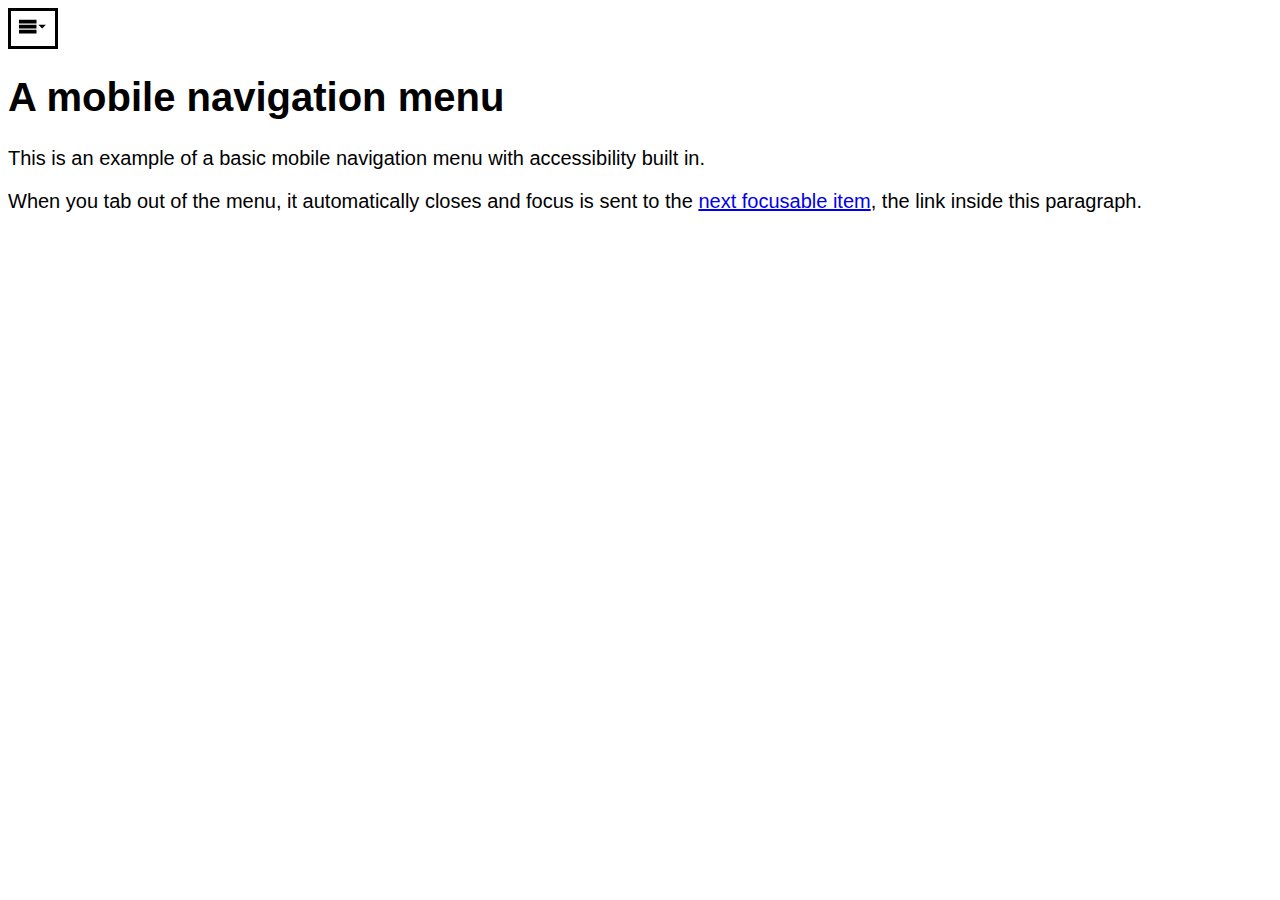
<file: 06_01/index.html>
<!DOCTYPE html>
<html lang="en">
  <head>
    <meta charset="UTF-8" />
    <meta http-equiv="X-UA-Compatible" content="IE=edge" />
    <meta name="viewport" content="width=device-width, initial-scale=1.0" />
    <link href="style.css" rel="stylesheet" />
    <script src="script.js" defer></script>
    <title>Accessible mobile hamburger menu</title>
  </head>
  <body>
    <nav id="navigation" class="main-nav">
      <button class="menu-trigger">
        <svg class="icon" viewBox="0 0 44 32">
          <path
            d="M0 6h28v6h-28v-6zM0 14h28v6h-28v-6zM0 22h28v6h-28v-6z"
          ></path>
          <path d="M31 14l6 6 6-6z"></path>
        </svg>
        <span class="sr-only">Main menu</span>
      </button>
      <ul>
        <li><a href="#">Home</a></li>
        <li><a href="/news">News</a></li>
        <li><a href="/about">About</a></li>
        <li><a href="/contact">Contact</a></li>
      </ul>
    </nav>
    <main>
      <h1>A mobile navigation menu</h1>
      <p>
        This is an example of a basic mobile navigation menu with accessibility
        built in.
      </p>
      <p>
        When you tab out of the menu, it automatically closes and focus is sent
        to the <a href="#">next focusable item</a>, the link inside this
        paragraph.
      </p>
    </main>
  </body>
</html>
</file>
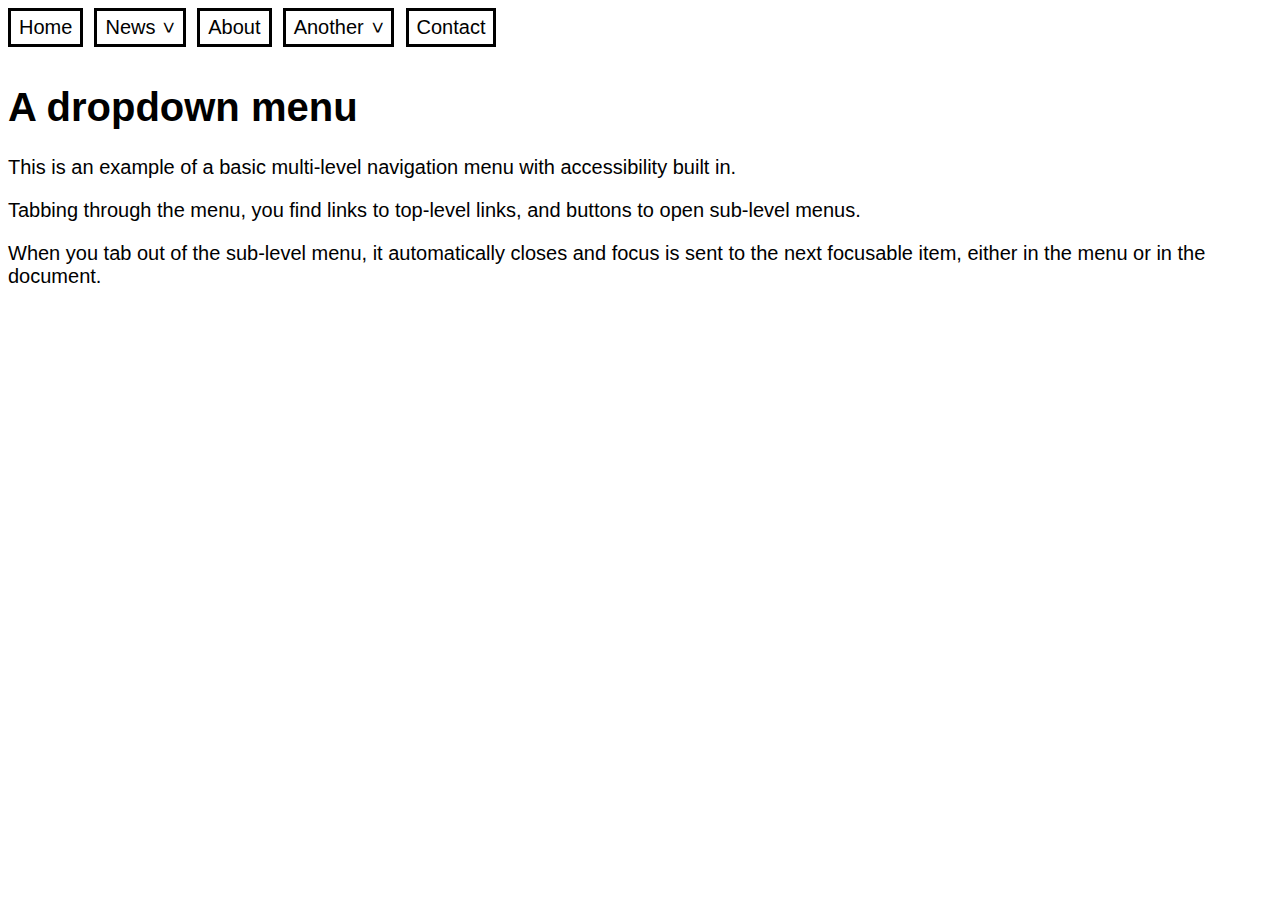
<file: 06_02/index.html>
<!DOCTYPE html>
<html lang="en">
  <head>
    <meta charset="UTF-8" />
    <meta http-equiv="X-UA-Compatible" content="IE=edge" />
    <meta name="viewport" content="width=device-width, initial-scale=1.0" />
    <link href="style.css" rel="stylesheet" />
    <script src="script.js" defer></script>
    <title>Accessible multi-level nav menu</title>
  </head>
  <body>
    <nav id="navigation" class="main-nav">
      <a href="#main" class="skip-link">Skip navigation</a>
      <ul>
        <li><a href="#">Home</a></li>
        <li class="has-sub-menu">
          <button class="menu-trigger">News</button>
          <ul class="sub-menu">
            <li><a href="/recent">Recent news</a></li>
            <li><a href="/local">Local news</a></li>
            <li><a href="/international">International news</a></li>
            <li><a href="/space">Space news</a></li>
            <li><a href="/good">Good news</a></li>
          </ul>
        </li>
        <li><a href="/about">About</a></li>
        <li class="has-sub-menu">
          <button class="menu-trigger">Another</button>
          <ul class="sub-menu">
            <li><a href="/recent">Something</a></li>
            <li><a href="/local">Else</a></li>
            <li><a href="/international">Entirely</a></li>
          </ul>
        </li>
        <li><a href="/contact">Contact</a></li>
      </ul>
    </nav>
    <main id="main">
      <h1>A dropdown menu</h1>
      <p>
        This is an example of a basic multi-level navigation menu with
        accessibility built in.
      </p>
      <p>
        Tabbing through the menu, you find links to top-level links, and buttons
        to open sub-level menus.
      </p>
      <p>
        When you tab out of the sub-level menu, it automatically closes and
        focus is sent to the next focusable item, either in the menu or in the
        document.
      </p>
    </main>
  </body>
</html>
</file>
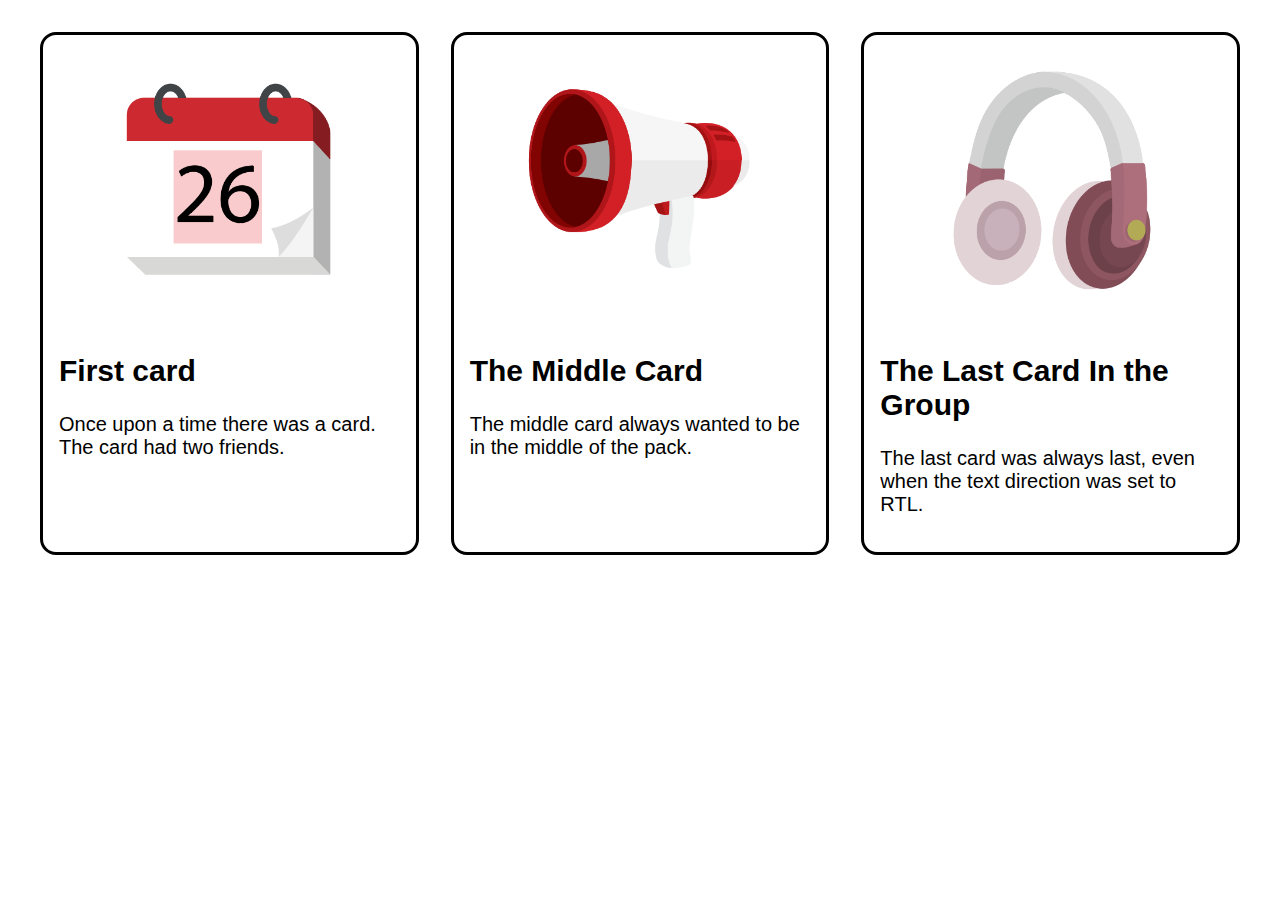
<file: 06_03/index.html>
<!DOCTYPE html>
<html lang="en">
  <head>
    <meta charset="UTF-8" />
    <meta http-equiv="X-UA-Compatible" content="IE=edge" />
    <meta name="viewport" content="width=device-width, initial-scale=1.0" />
    <link href="style.css" rel="stylesheet" />
    <title>Basic card with hidden text</title>
  </head>
  <body class="sr">
    <ul class="card-list">
      <li class="card">
        <a href="#">
          <img src="images/cal.png" alt="" />
          <h2>First card<span class="sr-only"> continue reading</span></h2>
          <p aria-hidden="true">
            Once upon a time there was a card. The card had two friends.
          </p>
        </a>
      </li>
      <li class="card">
        <a href="#">
          <img src="images/mega.png" alt="" />
          <h2>The Middle Card<span class="sr-only"> continue reading</span></h2>
          <p aria-hidden="true">
            The middle card always wanted to be in the middle of the pack.
          </p>
        </a>
      </li>
      <li class="card">
        <a href="#">
          <img src="images/phones.png" alt="" />
          <h2>
            The Last Card In the Group<span class="sr-only">
              continue reading</span
            >
          </h2>
          <p aria-hidden="true">
            The last card was always last, even when the text direction was set
            to RTL.
          </p>
        </a>
      </li>
    </ul>
  </body>
</html>
</file>
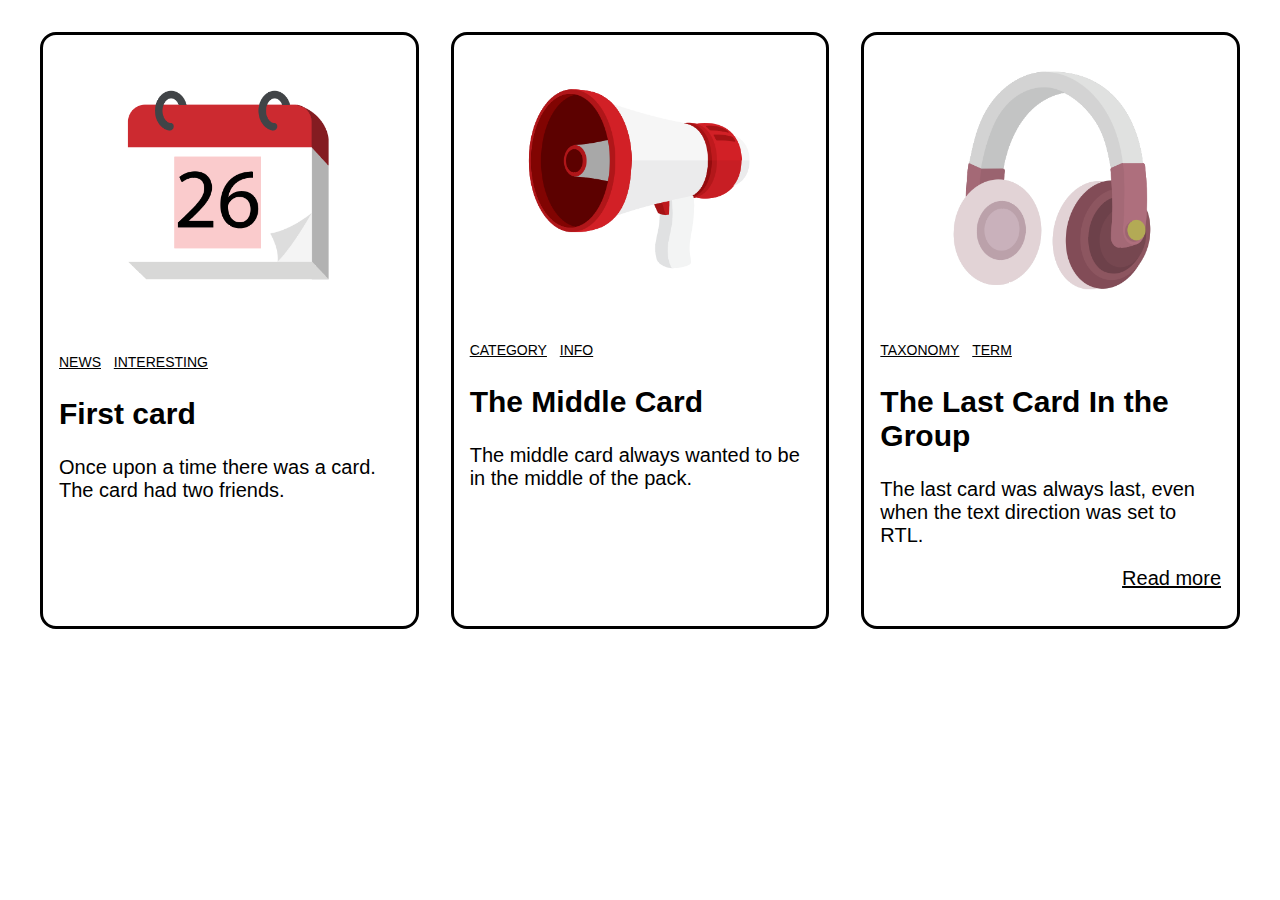
<file: 06_04/index.html>
<!DOCTYPE html>
<html lang="en">
  <head>
    <meta charset="UTF-8" />
    <meta http-equiv="X-UA-Compatible" content="IE=edge" />
    <meta name="viewport" content="width=device-width, initial-scale=1.0" />
    <link href="style.css" rel="stylesheet" />
    <title>Advanced card with multiple internal links</title>
  </head>
  <body>
    <ul class="card-list">
      <li class="card">
        <img src="images/cal.png" alt="" />
        <ul class="eyebrow">
          <li><a href="#">News</a></li>
          <li><a href="#">Interesting</a></li>
        </ul>
        <h2>
          <a href="#">First card<span class="sr-only"> read more</span></a>
        </h2>
        <p>Once upon a time there was a card. The card had two friends.</p>
      </li>
      <li class="card">
        <img src="images/mega.png" alt="" />
        <ul class="eyebrow">
          <li><a href="#">Category</a></li>
          <li><a href="#">Info</a></li>
        </ul>
        <h2>
          <a href="#">The Middle Card<span class="sr-only"> read more</span></a>
        </h2>
        <p>The middle card always wanted to be in the middle of the pack.</p>
      </li>
      <li class="card">
        <img src="images/phones.png" alt="" />
        <ul class="eyebrow">
          <li><a href="#">Taxonomy</a></li>
          <li><a href="#">Term</a></li>
        </ul>
        <h2>
          <a href="#"
            >The Last Card In the Group<span class="sr-only">
              read more</span
            ></a
          >
        </h2>
        <p>
          The last card was always last, even when the text direction was set to
          RTL.
        </p>
        <p class="readmore">
          <a href="#" aria-hidden="true" tabindex="-1">Read more</a>
        </p>
      </li>
    </ul>
  </body>
</html>
</file>
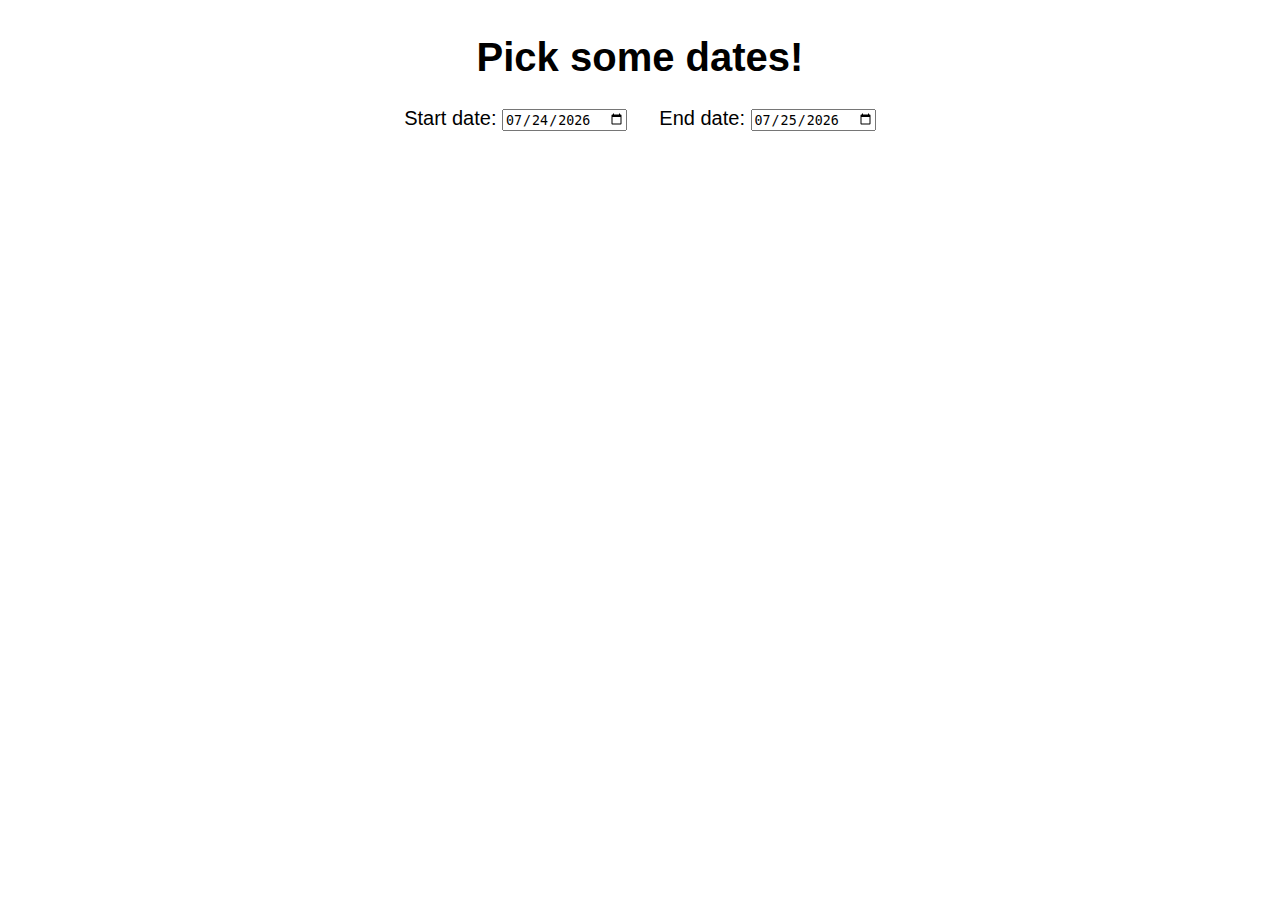
<file: 06_05/index.html>
<!DOCTYPE html>
<html lang="en">
  <head>
    <meta charset="UTF-8" />
    <meta http-equiv="X-UA-Compatible" content="IE=edge" />
    <meta name="viewport" content="width=device-width, initial-scale=1.0" />
    <link href="style.css" rel="stylesheet" />
    <script src="script.js" defer></script>
    <title>Date pickers</title>
  </head>
  <body>
    <main>
      <h1>Pick some dates!</h1>
      <div class="pickers">
        <div>
          <label for="start">Start date:</label>
          <input type="date" id="start" name="trip-start" />
        </div>
        <div>
          <label for="end">End date:</label>
          <input type="date" id="end" name="trip-end" />
        </div>
      </div>
    </main>
  </body>
</html>
</file>
<file: 03_02/style.css>
.sr-only {
  clip: rect(1px, 1px, 1px, 1px);
  clip-path: inset(50%);
  height: 1px;
  width: 1px;
  margin: -1px;
  overflow: hidden;
  padding: 0;
  position: absolute;
}
</file>
<file: 04_05/style.css>
button {
  font-family: inherit;
  font-size: 100%;
  line-height: 1.15;
  margin: 0;
  overflow: visible;
  text-transform: none;
  -webkit-appearance: button;
  border: 0;
  background: none;
}

button:hover {
  /* Mouse behavior like link */
  cursor: pointer;
}

button:hover,
button:focus,
button:active {
  background: none;
  border-color: inherit;
  border-radius: 0;
}
</file>
<file: 05_04/style.css>
.monster {
  height: 75vh;
}
</file>
<file: 05_05/style.css>
body {
  font-family: -apple-system, BlinkMacSystemFont, "Segoe UI", Roboto, Oxygen,
    Ubuntu, Cantarell, "Open Sans", "Helvetica Neue", sans-serif;
  font-size: 20px;
}

img {
  width: 100%;
  height: auto;
}

.sr-only {
  clip: rect(1px, 1px, 1px, 1px);
  clip-path: inset(50%);
  height: 1px;
  width: 1px;
  margin: -1px;
  overflow: hidden;
  padding: 0;
  position: absolute;
}

.card-list {
  margin: 2rem;
  padding: 0;
  display: flex;
  justify-content: space-between;
  list-style-type: none;
  gap: 2rem;
}

.card {
  position: relative;
  width: calc(100% / 3);
  border: 3px solid black;
  border-radius: 1rem;
  padding: 1rem;
}

.card:hover a {
  text-decoration: underline;
}

.card a {
  color: black;
  text-decoration: none;
}

.eyebrow {
  margin: 0.5rem 0;
  padding: 0;
  list-style-type: none;
  display: flex;
  gap: 0.8rem;
}

.eyebrow a {
  text-decoration: underline;
  text-transform: uppercase;
  font-size: 70%;
}

.readmore {
  text-decoration: underline;
  text-align: end;
}
</file>
<file: 05_06/style.css>
body {
  font-family: -apple-system, BlinkMacSystemFont, "Segoe UI", Roboto, Oxygen,
    Ubuntu, Cantarell, "Open Sans", "Helvetica Neue", sans-serif;
  font-size: 20px;
}

.sr-only {
  clip: rect(1px, 1px, 1px, 1px);
  clip-path: inset(50%);
  height: 1px;
  width: 1px;
  margin: -1px;
  overflow: hidden;
  padding: 0;
  position: absolute;
}

main {
  margin: 2rem auto;
  padding: 0 2rem;
  max-width: 70ch;
}

hr {
  margin: 4rem 0;
}

.side-by-side {
  margin: 1rem auto;
  padding: 0 2rem;
  max-width: 80rem;
}

.video {
  height: 520px;
  display: flex;
  justify-content: space-between;
  gap: 2rem;
}

.video > * {
  width: calc(50% - 2rem);
}

.video .transcript {
  overflow: auto;
  padding: 1rem;
  border: 1px solid black;
}

.hide-show .transcript {
  /* height: 100%; */
}

.collapse {
  height: 20ch;
  overflow: hidden;
  position: relative;
}

.collapse::after {
  position: absolute;
  bottom: 0;
  display: block;
  width: 100%;
  height: 4rem;
  content: "";
  background: linear-gradient(
    0deg,
    hsla(0, 0%, 100%, 1) 0%,
    hsla(0, 0%, 100%, 0) 100%
  );
}
</file>
<file: 06_01/style.css>
body {
  font-family: -apple-system, BlinkMacSystemFont, "Segoe UI", Roboto, Oxygen,
    Ubuntu, Cantarell, "Open Sans", "Helvetica Neue", sans-serif;
  font-size: 20px;
}

button {
  font-family: inherit;
  font-size: 100%;
  line-height: 1.15;
  margin: 0;
  overflow: visible;
  text-transform: none;
  -webkit-appearance: button;
  border: 0;
  background: none;
}

button:hover {
  cursor: pointer;
}

button:hover,
button:focus,
button:active {
  background: none;
  border-color: inherit;
  border-radius: 0;
}

.sr-only {
  clip: rect(1px, 1px, 1px, 1px);
  clip-path: inset(50%);
  height: 1px;
  width: 1px;
  margin: -1px;
  overflow: hidden;
  padding: 0;
  position: absolute;
}

.icon {
  display: inline-block;
  width: 1em;
  height: 1em;
  stroke-width: 0;
  stroke: currentColor;
  fill: currentColor;
  width: 1.375em;
}

.main-nav {
  position: relative;
  width: fit-content;
}

.main-nav ul {
  position: absolute;
  max-width: fit-content;
  list-style-type: none;
  display: flex;
  flex-direction: column;
  margin: 0;
  padding: 0;
  z-index: 1;
}

.main-nav li {
  position: relative;
}

.main-nav a,
.menu-trigger {
  display: block;
  margin-block-end: 1ch;
  margin-inline-end: 1ch;
  padding: 0.3rem 0.5rem;
  border: 3px solid black;
  color: black;
  text-decoration: none;
  background: white;
}

.main-nav a:hover,
.main-nav a:focus,
.menu-trigger:hover,
.menu-trigger:focus {
  background: black;
  color: white;
  border-color: black;
}

.main-nav ul.hide {
  display: none;
}
</file>
<file: 06_02/style.css>
body {
  font-family: -apple-system, BlinkMacSystemFont, "Segoe UI", Roboto, Oxygen,
    Ubuntu, Cantarell, "Open Sans", "Helvetica Neue", sans-serif;
  font-size: 20px;
}

button {
  font-family: inherit;
  font-size: 100%;
  margin: 0;
  overflow: visible;
  text-transform: none;
  -webkit-appearance: button;
  border: 0;
  background: none;
}

button:hover {
  cursor: pointer;
}

button:hover,
button:focus,
button:active {
  background: none;
  border-color: inherit;
  border-radius: 0;
}

.skip-link {
  clip: rect(1px, 1px, 1px, 1px);
  clip-path: inset(50%);
  height: 1px;
  width: 1px;
  margin: -1px;
  overflow: hidden;
  padding: 0;
  position: absolute;
}

.skip-link:focus {
  clip: unset;
  clip-path: unset;
  height: auto;
  width: auto;
  margin: 0;
  padding: 1rem 1.5rem;
  background: white;
  z-index: 1;
}

.main-nav ul {
  list-style-type: none;
  display: flex;
  flex-wrap: wrap;
  margin: 0;
  padding: 0;
}

.main-nav li {
  position: relative;
}

.main-nav a,
.menu-trigger {
  display: block;
  margin-block-end: 1ch;
  margin-inline-end: 1ch;
  padding: 0.3rem 0.5rem;
  border: 3px solid black;
  color: black;
  text-decoration: none;
  background: white;
}

.main-nav a:hover,
.main-nav a:focus,
.menu-trigger:hover,
.menu-trigger:focus {
  background: black;
  color: white;
  border-color: black;
}

.main-nav ul ul {
  position: absolute;
  display: flex;
  flex-direction: column;
  z-index: 1;
}

.main-nav ul ul.hide {
  display: none;
}

.sub::after {
  display: inline-block;
  margin-inline-start: 0.5rem;
  content: ">";
  transform: rotate(90deg);
}
</file>
<file: 06_03/style.css>
body {
  font-family: -apple-system, BlinkMacSystemFont, "Segoe UI", Roboto, Oxygen,
    Ubuntu, Cantarell, "Open Sans", "Helvetica Neue", sans-serif;
  font-size: 20px;
}

img {
  width: 100%;
  height: auto;
}

.sr-only {
  clip: rect(1px, 1px, 1px, 1px);
  clip-path: inset(50%);
  height: 1px;
  width: 1px;
  margin: -1px;
  overflow: hidden;
  padding: 0;
  position: absolute;
}

.card-list {
  margin: 2rem;
  padding: 0;
  display: flex;
  justify-content: space-between;
  list-style-type: none;
  gap: 2rem;
}

.card {
  position: relative;
  width: calc(100% / 3);
  border: 3px solid black;
  border-radius: 1rem;
  padding: 1rem;
}

.card a {
  color: black;
  text-decoration: none;
}

.card a:hover h2 {
  text-decoration: underline;
}

.link .card:hover a {
  text-decoration: underline;
}

/* Make the whole card clickable. */
/* Prevents text highlighting.    */
.card a::after {
  position: absolute;
  top: 0;
  left: 0;
  content: "";
  display: block;
  width: 100%;
  height: 100%;
}
</file>
<file: 06_04/style.css>
body {
  font-family: -apple-system, BlinkMacSystemFont, "Segoe UI", Roboto, Oxygen,
    Ubuntu, Cantarell, "Open Sans", "Helvetica Neue", sans-serif;
  font-size: 20px;
}

img {
  width: 100%;
  height: auto;
}

.sr-only {
  clip: rect(1px, 1px, 1px, 1px);
  clip-path: inset(50%);
  height: 1px;
  width: 1px;
  margin: -1px;
  overflow: hidden;
  padding: 0;
  position: absolute;
}

.card-list {
  margin: 2rem;
  padding: 0;
  display: flex;
  justify-content: space-between;
  list-style-type: none;
  gap: 2rem;
}

.card {
  position: relative;
  width: calc(100% / 3);
  border: 3px solid black;
  border-radius: 1rem;
  padding: 1rem;
}

.card:hover a {
  text-decoration: underline;
}

.card a {
  color: black;
  text-decoration: none;
}

.eyebrow {
  margin: 0.5rem 0;
  padding: 0;
  list-style-type: none;
  display: flex;
  gap: 0.8rem;
}

.eyebrow a {
  text-decoration: underline;
  text-transform: uppercase;
  font-size: 70%;
}

.readmore {
  text-decoration: underline;
  text-align: end;
}
</file>
<file: 06_05/style.css>
body {
  font-family: -apple-system, BlinkMacSystemFont, "Segoe UI", Roboto, Oxygen,
    Ubuntu, Cantarell, "Open Sans", "Helvetica Neue", sans-serif;
  font-size: 20px;
}

main {
  display: flex;
  flex-direction: column;
  align-items: center;
}

.pickers {
  max-width: 50ch;
  display: flex;
  gap: 2rem;
}
</file>
<file: 04_07/style.css>
body {
  font-family: -apple-system, BlinkMacSystemFont, "Segoe UI", Roboto, Oxygen,
    Ubuntu, Cantarell, "Open Sans", "Helvetica Neue", sans-serif;
  font-size: 20px;
}
/* Button reset */
button {
  font-family: inherit;
  font-size: 100%;
  line-height: 1.15;
  margin: 0;
  overflow: visible;
  text-transform: none;
  -webkit-appearance: button;
  border: 0;
  background: none;
}

button:hover {
  /* Mouse behavior like link */
  cursor: pointer;
}

button:hover,
button:focus,
button:active {
  background: none;
  border-color: inherit;
  border-radius: 0;
}

#print-button {
  padding: 1rem;
  font-size: 1.5rem;
  border: 3px solid black;
  border-radius: 0.5rem;
  background-color: white;
}

#print-button:hover,
#print-button:focus {
  color: white;
  background: black;
}

#print-button:active {
  background: hsl(0, 0%, 90%);
}

/* Icon style */
.icon {
  display: inline-block;
  width: 1em;
  height: 1em;
  stroke-width: 0;
  stroke: currentColor;
  fill: currentColor;
}

/* Screen reader only */
.sr-only {
  clip: rect(1px, 1px, 1px, 1px);
  clip-path: inset(50%);
  height: 1px;
  width: 1px;
  margin: -1px;
  overflow: hidden;
  padding: 0;
  position: absolute;
}
</file>
